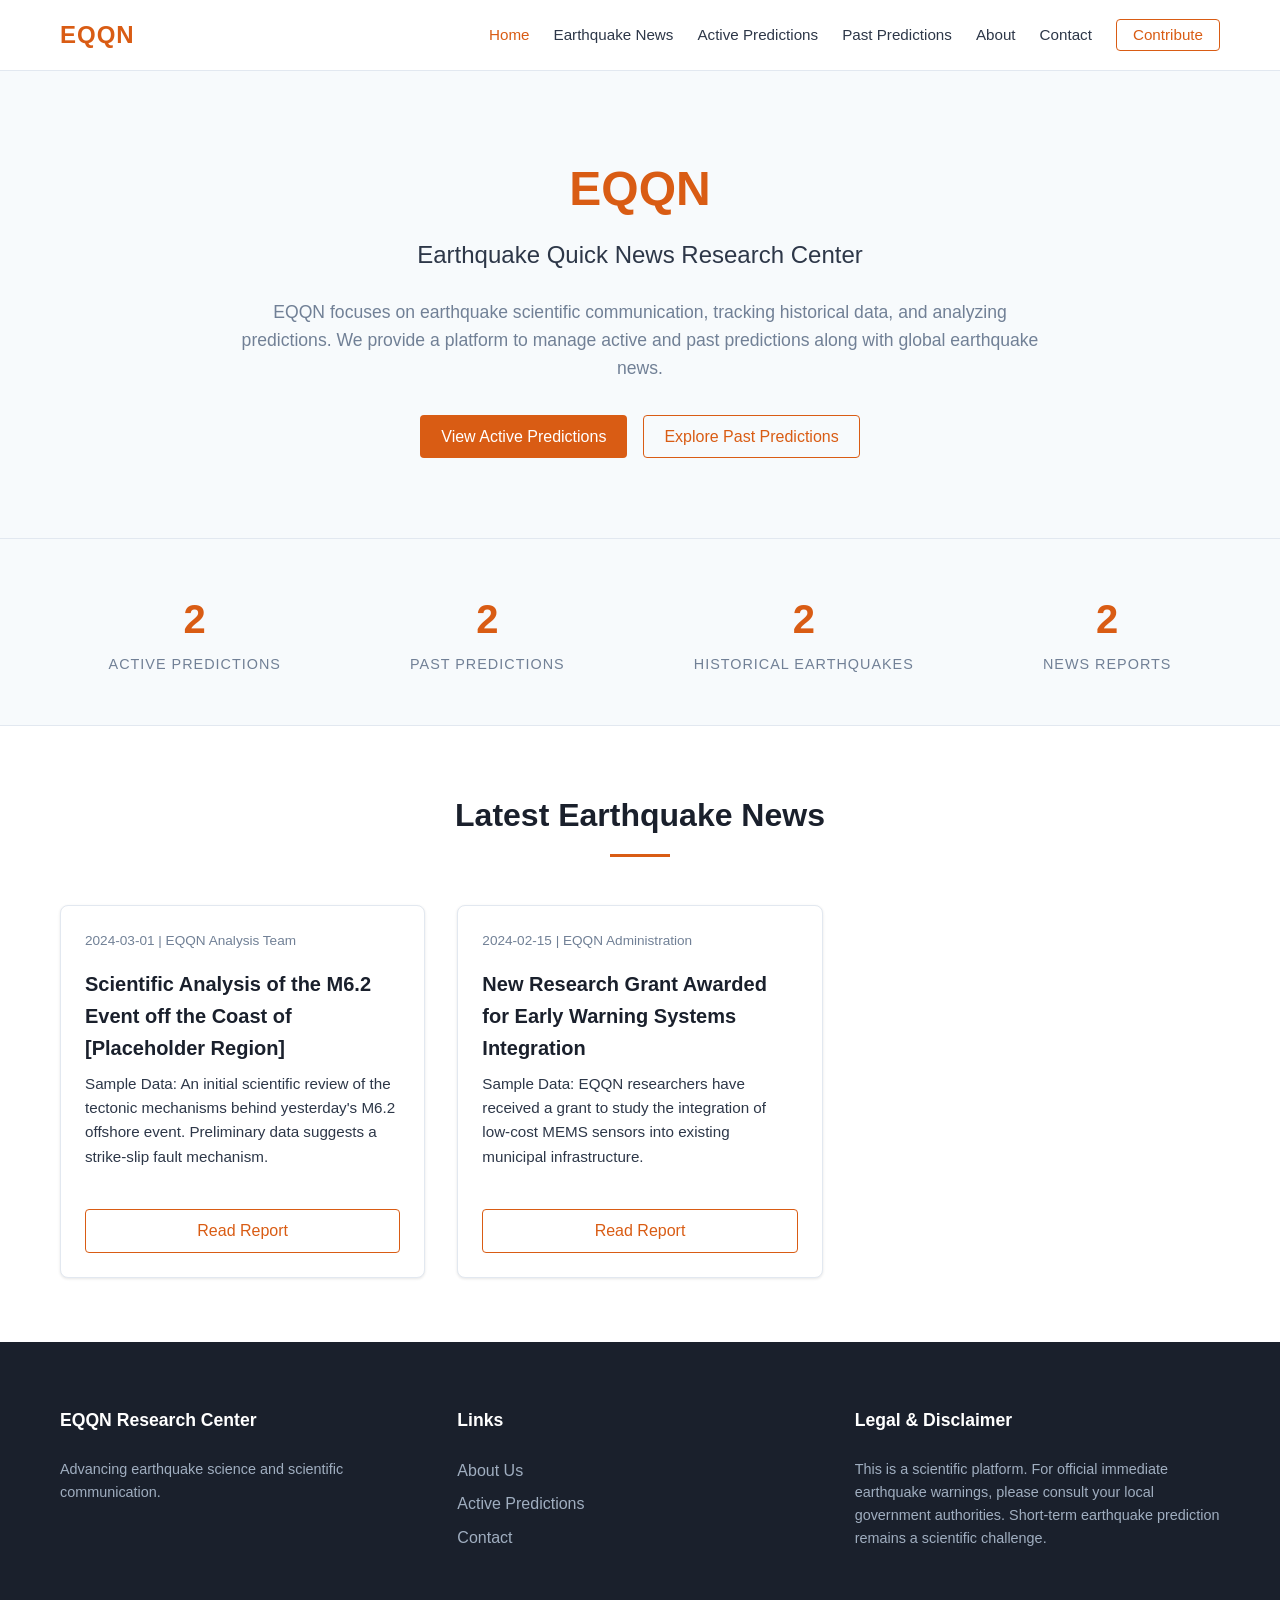
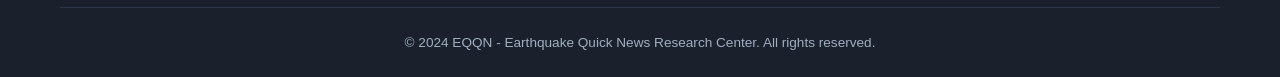
<file: index.html>
<!DOCTYPE html>
<html lang="en">
<head>
    <meta charset="UTF-8">
    <meta name="viewport" content="width=device-width, initial-scale=1.0">
    <title>EQQN | Earthquake Quick News Research Center</title>
    <meta name="description" content="EQQN is an earthquake organization tracking historical earthquake data and scientific predictions.">
    <link rel="stylesheet" href="css/style.css">
    <link rel="stylesheet" href="css/responsive.css">
</head>
<body>
    <header>
        <div class="container">
            <div class="logo">
                <a href="index.html"><strong>EQQN</strong></a>
            </div>
            <nav id="main-nav">
                <ul>
                    <li><a href="index.html" class="active">Home</a></li>
                    <li><a href="news.html">Earthquake News</a></li>
                    <li><a href="predictions.html">Active Predictions</a></li>
                    <li><a href="past-predictions.html">Past Predictions</a></li>
                    <li><a href="about.html">About</a></li>
                    <li><a href="contact.html">Contact</a></li>
                    <li><a href="contribute.html" class="btn-login" id="nav-contribute-btn">Contribute</a></li>
                </ul>
                <button class="mobile-menu-btn" id="mobile-menu-btn" aria-label="Toggle Menu">&#9776;</button>
            </nav>
        </div>
    </header>
    <main>
        <!-- Hero Section -->
        <section class="hero">
            <div class="container">
                <h1>EQQN</h1>
                <h2>Earthquake Quick News Research Center</h2>
                <p>EQQN focuses on earthquake scientific communication, tracking historical data, and analyzing predictions. We provide a platform to manage active and past predictions along with global earthquake news.</p>
                <div class="hero-buttons">
                    <a href="predictions.html" class="btn btn-primary">View Active Predictions</a>
                    <a href="past-predictions.html" class="btn btn-secondary">Explore Past Predictions</a>
                </div>
            </div>
        </section>
        <!-- Statistics Section -->
        <section class="statistics bg-light">
            <div class="container" id="stats-container">
                <!-- Injected via JS -->
                <div class="stat-box"><span class="stat-number">--</span><span class="stat-label">Active Predictions</span></div>
                <div class="stat-box"><span class="stat-number">--</span><span class="stat-label">Past Predictions</span></div>
                <div class="stat-box"><span class="stat-number">--</span><span class="stat-label">Historical Earthquakes</span></div>
                <div class="stat-box"><span class="stat-number">--</span><span class="stat-label">News Reports</span></div>
            </div>
        </section>
        <!-- Latest Earthquake News Section -->
        <section class="latest-news">
            <div class="container">
                <h3 class="section-title">Latest Earthquake News</h3>
                <div class="grid-container" id="latest-news-container">
                    <!-- Injected via JS -->
                    <p class="loading-text">Loading news...</p>
                </div>
            </div>
        </section>
    </main>
    <footer>
        <div class="container">
            <div class="footer-grid">
                <div class="footer-col">
                    <h4>EQQN Research Center</h4>
                    <p>Advancing earthquake science and scientific communication.</p>
                </div>
                <div class="footer-col">
                    <h4>Links</h4>
                    <ul>
                        <li><a href="about.html">About Us</a></li>
                        <li><a href="predictions.html">Active Predictions</a></li>
                        <li><a href="contact.html">Contact</a></li>
                    </ul>
                </div>
                <div class="footer-col">
                    <h4>Legal & Disclaimer</h4>
                    <p>This is a scientific platform. For official immediate earthquake warnings, please consult your local government authorities. Short-term earthquake prediction remains a scientific challenge.</p>
                </div>
            </div>
            <div class="footer-bottom">
                <p>&copy; 2024 EQQN - Earthquake Quick News Research Center. All rights reserved.</p>
            </div>
        </div>
    </footer>
    <script src="js/main.js"></script>
</body>
</html>
</file>
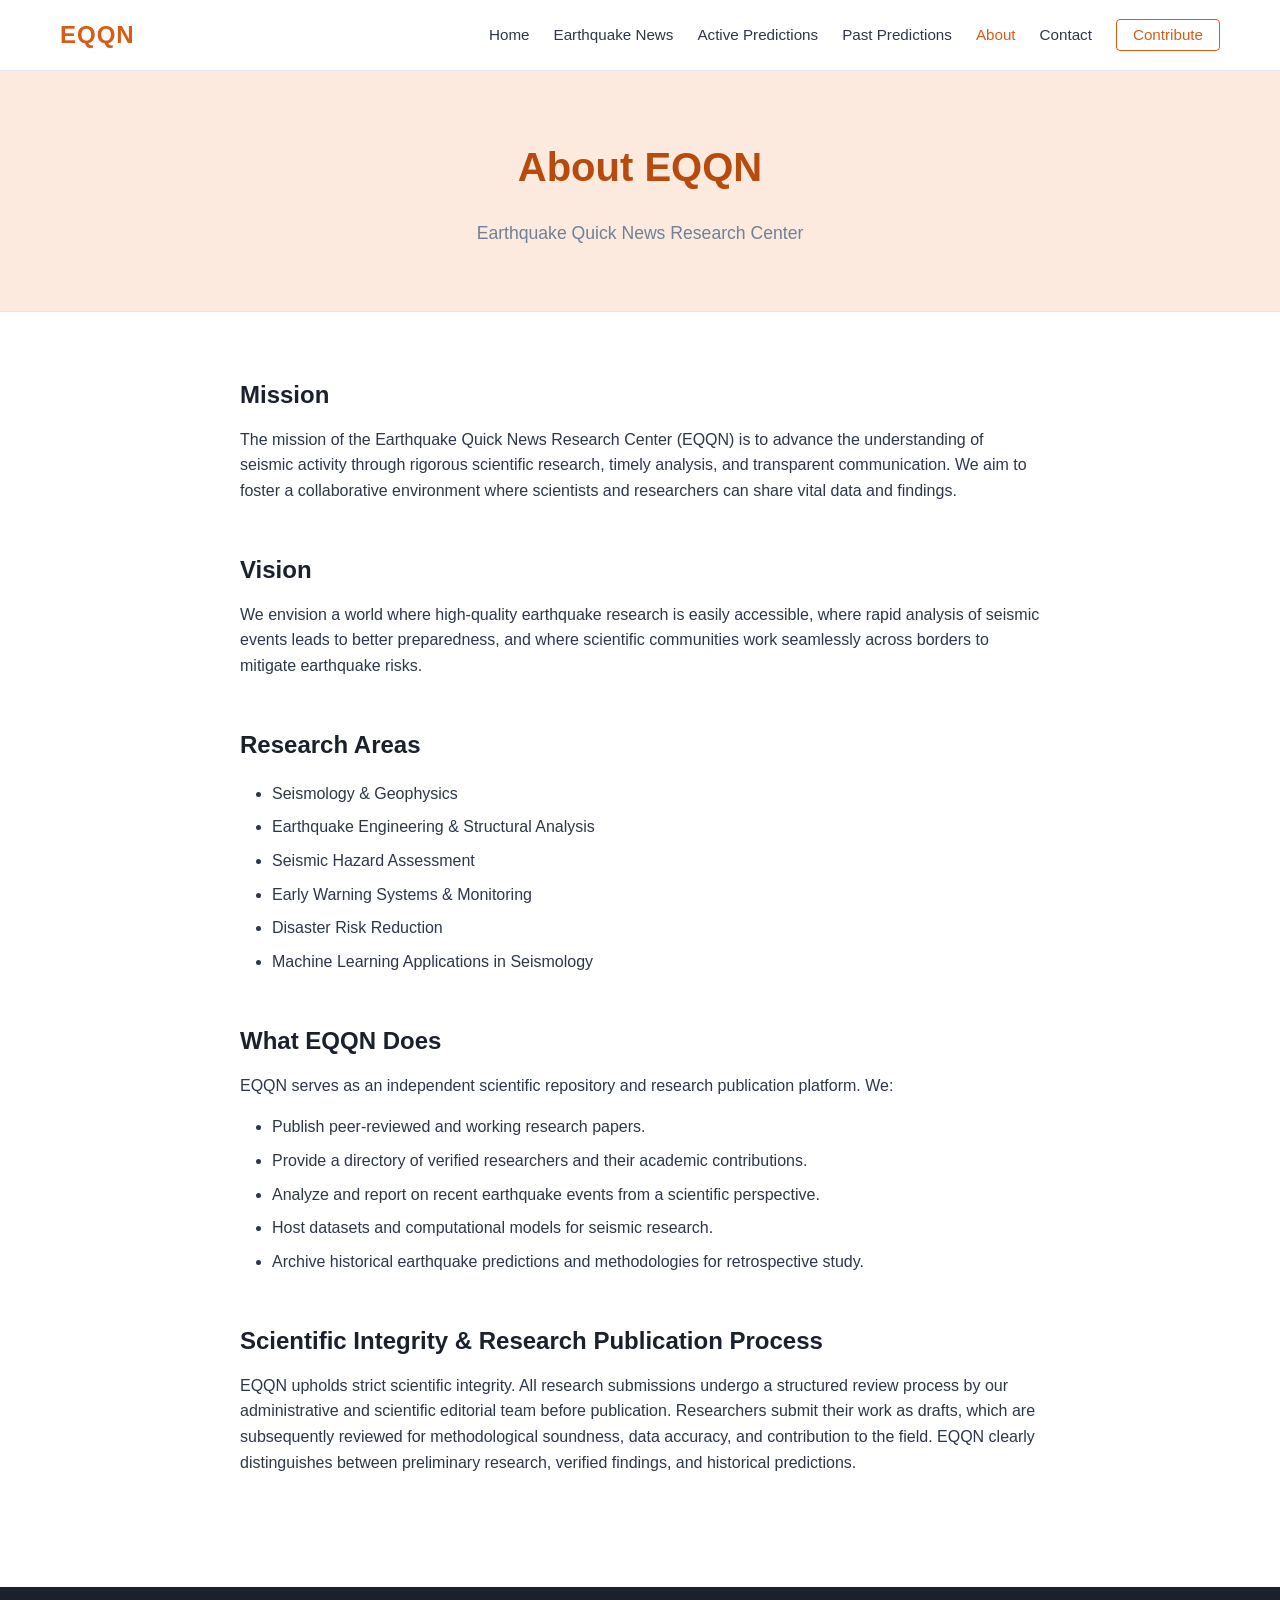
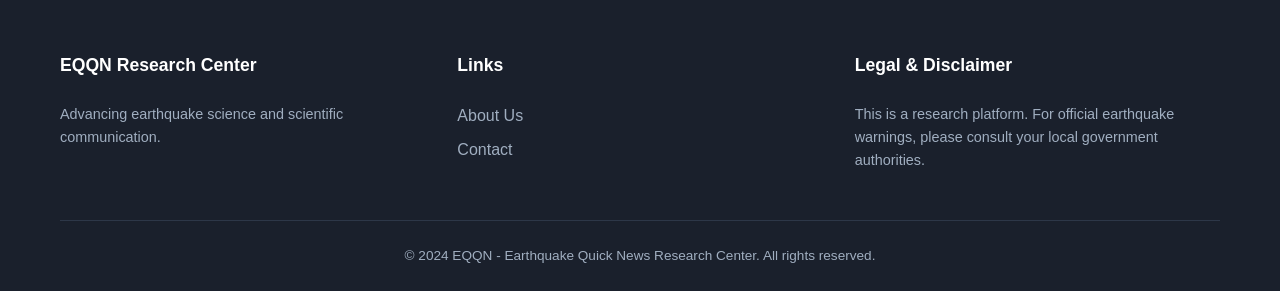
<file: about.html>
<!DOCTYPE html>
<html lang="en">
<head>
    <meta charset="UTF-8">
    <meta name="viewport" content="width=device-width, initial-scale=1.0">
    <title>About | EQQN Research Center</title>
    <meta name="description" content="Learn about the mission, vision, and scientific integrity of the EQQN Earthquake Quick News Research Center.">
    <link rel="stylesheet" href="css/style.css">
    <link rel="stylesheet" href="css/responsive.css">
</head>
<body>
    <header>
        <div class="container">
            <div class="logo">
                <a href="index.html"><strong>EQQN</strong></a>
            </div>
            <nav id="main-nav">
                <ul>
                    <li><a href="index.html">Home</a></li>
                    <li><a href="news.html">Earthquake News</a></li>
                    <li><a href="predictions.html">Active Predictions</a></li>
                    <li><a href="past-predictions.html">Past Predictions</a></li>
                    <li><a href="about.html" class="active">About</a></li>
                    <li><a href="contact.html">Contact</a></li>
                    <li><a href="contribute.html" class="btn-login" id="nav-contribute-btn">Contribute</a></li>
                </ul>
                <button class="mobile-menu-btn" id="mobile-menu-btn" aria-label="Toggle Menu">&#9776;</button>
            </nav>
        </div>
    </header>
    <main class="page-content">
        <section class="page-header">
            <div class="container">
                <h1>About EQQN</h1>
                <p>Earthquake Quick News Research Center</p>
            </div>
        </section>
        <section class="content-section">
            <div class="container">
                <div class="content-block">
                    <h2>Mission</h2>
                    <p>The mission of the Earthquake Quick News Research Center (EQQN) is to advance the understanding of seismic activity through rigorous scientific research, timely analysis, and transparent communication. We aim to foster a collaborative environment where scientists and researchers can share vital data and findings.</p>
                </div>
                <div class="content-block">
                    <h2>Vision</h2>
                    <p>We envision a world where high-quality earthquake research is easily accessible, where rapid analysis of seismic events leads to better preparedness, and where scientific communities work seamlessly across borders to mitigate earthquake risks.</p>
                </div>
                <div class="content-block">
                    <h2>Research Areas</h2>
                    <ul class="styled-list">
                        <li>Seismology & Geophysics</li>
                        <li>Earthquake Engineering & Structural Analysis</li>
                        <li>Seismic Hazard Assessment</li>
                        <li>Early Warning Systems & Monitoring</li>
                        <li>Disaster Risk Reduction</li>
                        <li>Machine Learning Applications in Seismology</li>
                    </ul>
                </div>
                <div class="content-block">
                    <h2>What EQQN Does</h2>
                    <p>EQQN serves as an independent scientific repository and research publication platform. We:</p>
                    <ul class="styled-list">
                        <li>Publish peer-reviewed and working research papers.</li>
                        <li>Provide a directory of verified researchers and their academic contributions.</li>
                        <li>Analyze and report on recent earthquake events from a scientific perspective.</li>
                        <li>Host datasets and computational models for seismic research.</li>
                        <li>Archive historical earthquake predictions and methodologies for retrospective study.</li>
                    </ul>
                </div>
                <div class="content-block">
                    <h2>Scientific Integrity & Research Publication Process</h2>
                    <p>EQQN upholds strict scientific integrity. All research submissions undergo a structured review process by our administrative and scientific editorial team before publication. Researchers submit their work as drafts, which are subsequently reviewed for methodological soundness, data accuracy, and contribution to the field. EQQN clearly distinguishes between preliminary research, verified findings, and historical predictions.</p>
                </div>
            </div>
        </section>
    </main>
    <footer>
        <div class="container">
            <div class="footer-grid">
                <div class="footer-col">
                    <h4>EQQN Research Center</h4>
                    <p>Advancing earthquake science and scientific communication.</p>
                </div>
                <div class="footer-col">
                    <h4>Links</h4>
                    <ul>
                        <li><a href="about.html">About Us</a></li>
                        <li><a href="contact.html">Contact</a></li>
                    </ul>
                </div>
                <div class="footer-col">
                    <h4>Legal & Disclaimer</h4>
                    <p>This is a research platform. For official earthquake warnings, please consult your local government authorities.</p>
                </div>
            </div>
            <div class="footer-bottom">
                <p>&copy; 2024 EQQN - Earthquake Quick News Research Center. All rights reserved.</p>
            </div>
        </div>
    </footer>
    <script src="js/main.js"></script>
</body>
</html>
</file>
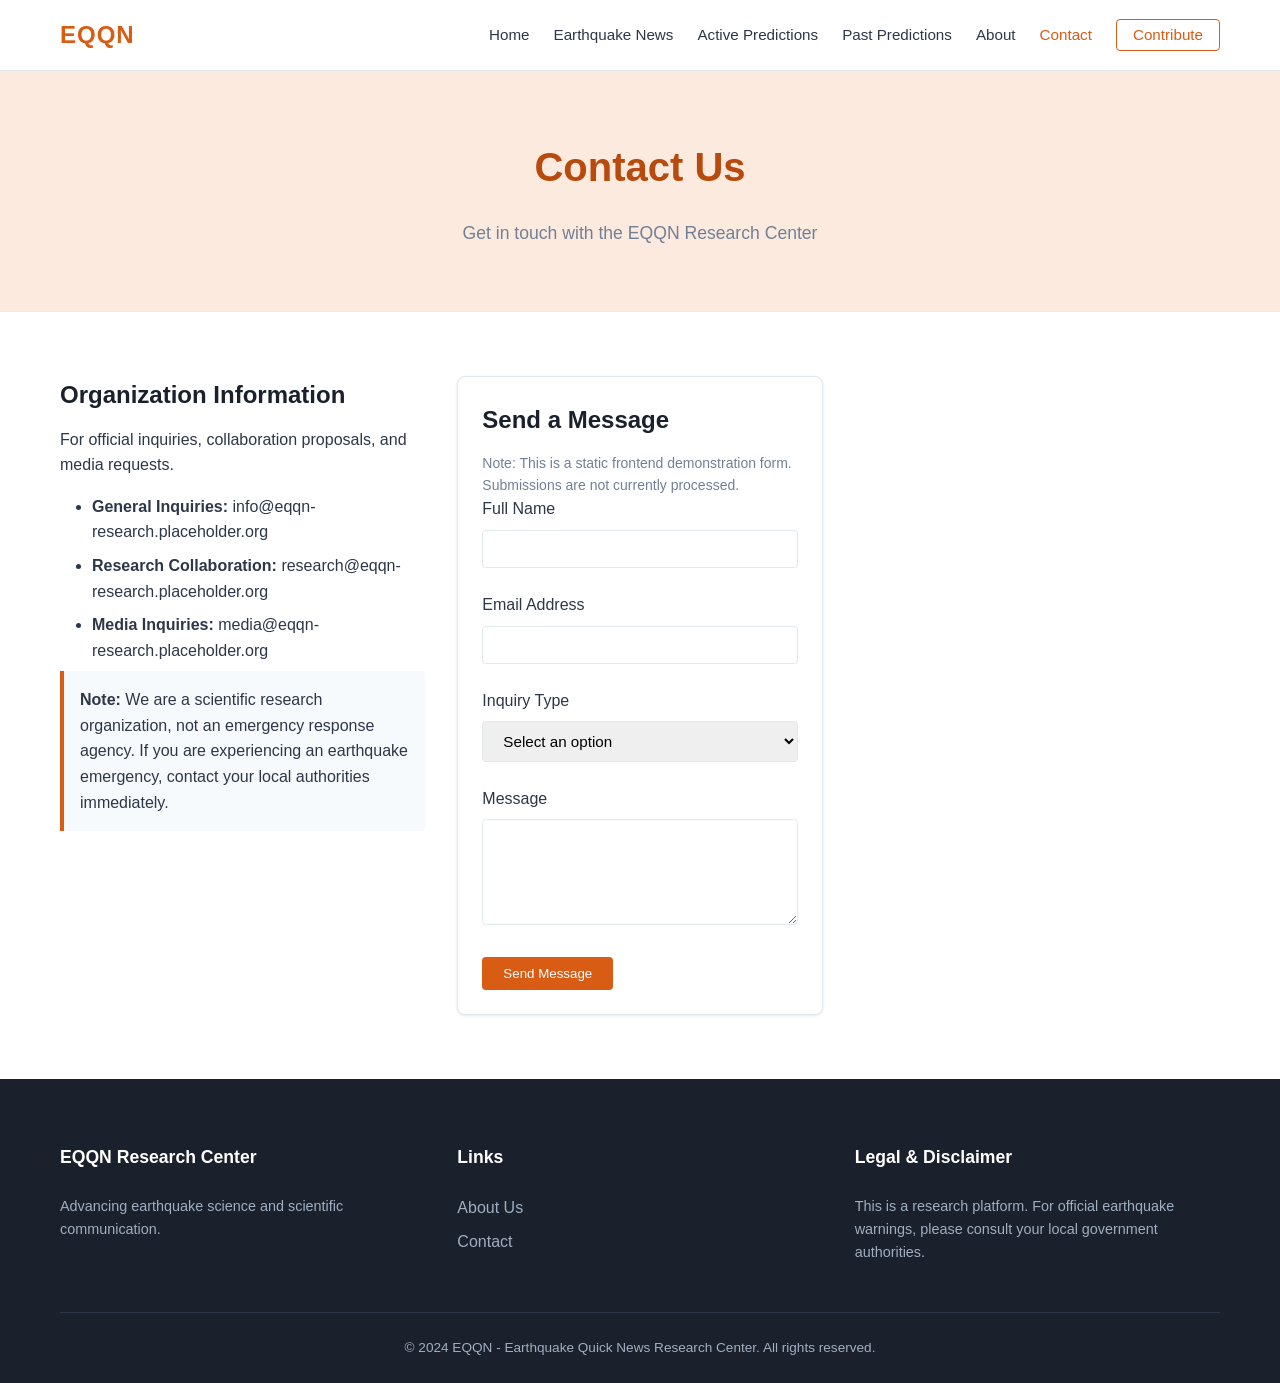
<file: contact.html>
<!DOCTYPE html>
<html lang="en">
<head>
    <meta charset="UTF-8">
    <meta name="viewport" content="width=device-width, initial-scale=1.0">
    <title>Contact | EQQN Research Center</title>
    <meta name="description" content="Contact the EQQN Research Center for scientific collaboration, media inquiries, or to join as a researcher.">
    <link rel="stylesheet" href="css/style.css">
    <link rel="stylesheet" href="css/responsive.css">
</head>
<body>
    <header>
        <div class="container">
            <div class="logo">
                <a href="index.html"><strong>EQQN</strong></a>
            </div>
            <nav id="main-nav">
                <ul>
                    <li><a href="index.html">Home</a></li>
                    <li><a href="news.html">Earthquake News</a></li>
                    <li><a href="predictions.html">Active Predictions</a></li>
                    <li><a href="past-predictions.html">Past Predictions</a></li>
                    <li><a href="about.html">About</a></li>
                    <li><a href="contact.html" class="active">Contact</a></li>
                    <li><a href="contribute.html" class="btn-login" id="nav-contribute-btn">Contribute</a></li>
                </ul>
                <button class="mobile-menu-btn" id="mobile-menu-btn" aria-label="Toggle Menu">&#9776;</button>
            </nav>
        </div>
    </header>
    <main class="page-content">
        <section class="page-header">
            <div class="container">
                <h1>Contact Us</h1>
                <p>Get in touch with the EQQN Research Center</p>
            </div>
        </section>
        <section class="content-section">
            <div class="container grid-container contact-grid">
                <div class="contact-info">
                    <h2>Organization Information</h2>
                    <p>For official inquiries, collaboration proposals, and media requests.</p>
                    <ul class="styled-list">
                        <li><strong>General Inquiries:</strong> info@eqqn-research.placeholder.org</li>
                        <li><strong>Research Collaboration:</strong> research@eqqn-research.placeholder.org</li>
                        <li><strong>Media Inquiries:</strong> media@eqqn-research.placeholder.org</li>
                    </ul>
                    <div class="disclaimer-box">
                        <p><strong>Note:</strong> We are a scientific research organization, not an emergency response agency. If you are experiencing an earthquake emergency, contact your local authorities immediately.</p>
                    </div>
                </div>
                <div class="contact-form-container card">
                    <h2>Send a Message</h2>
                    <p class="text-sm text-muted">Note: This is a static frontend demonstration form. Submissions are not currently processed.</p>
                    <form class="standard-form" onsubmit="event.preventDefault(); alert('Form submitted (Demo only)');">
                        <div class="form-group">
                            <label for="name">Full Name</label>
                            <input type="text" id="name" name="name" required>
                        </div>
                        <div class="form-group">
                            <label for="email">Email Address</label>
                            <input type="email" id="email" name="email" required>
                        </div>
                        <div class="form-group">
                            <label for="inquiry-type">Inquiry Type</label>
                            <select id="inquiry-type" name="inquiry-type" required>
                                <option value="">Select an option</option>
                                <option value="general">General Inquiry</option>
                                <option value="collaboration">Research Collaboration</option>
                                <option value="media">Media Inquiry</option>
                                <option value="researcher-application">Researcher Application</option>
                            </select>
                        </div>
                        <div class="form-group">
                            <label for="message">Message</label>
                            <textarea id="message" name="message" rows="5" required></textarea>
                        </div>
                        <button type="submit" class="btn btn-primary">Send Message</button>
                    </form>
                </div>
            </div>
        </section>
    </main>
    <footer>
        <div class="container">
            <div class="footer-grid">
                <div class="footer-col">
                    <h4>EQQN Research Center</h4>
                    <p>Advancing earthquake science and scientific communication.</p>
                </div>
                <div class="footer-col">
                    <h4>Links</h4>
                    <ul>
                        <li><a href="about.html">About Us</a></li>
                        <li><a href="contact.html">Contact</a></li>
                    </ul>
                </div>
                <div class="footer-col">
                    <h4>Legal & Disclaimer</h4>
                    <p>This is a research platform. For official earthquake warnings, please consult your local government authorities.</p>
                </div>
            </div>
            <div class="footer-bottom">
                <p>&copy; 2024 EQQN - Earthquake Quick News Research Center. All rights reserved.</p>
            </div>
        </div>
    </footer>
    <script src="js/main.js"></script>
</body>
</html>
</file>
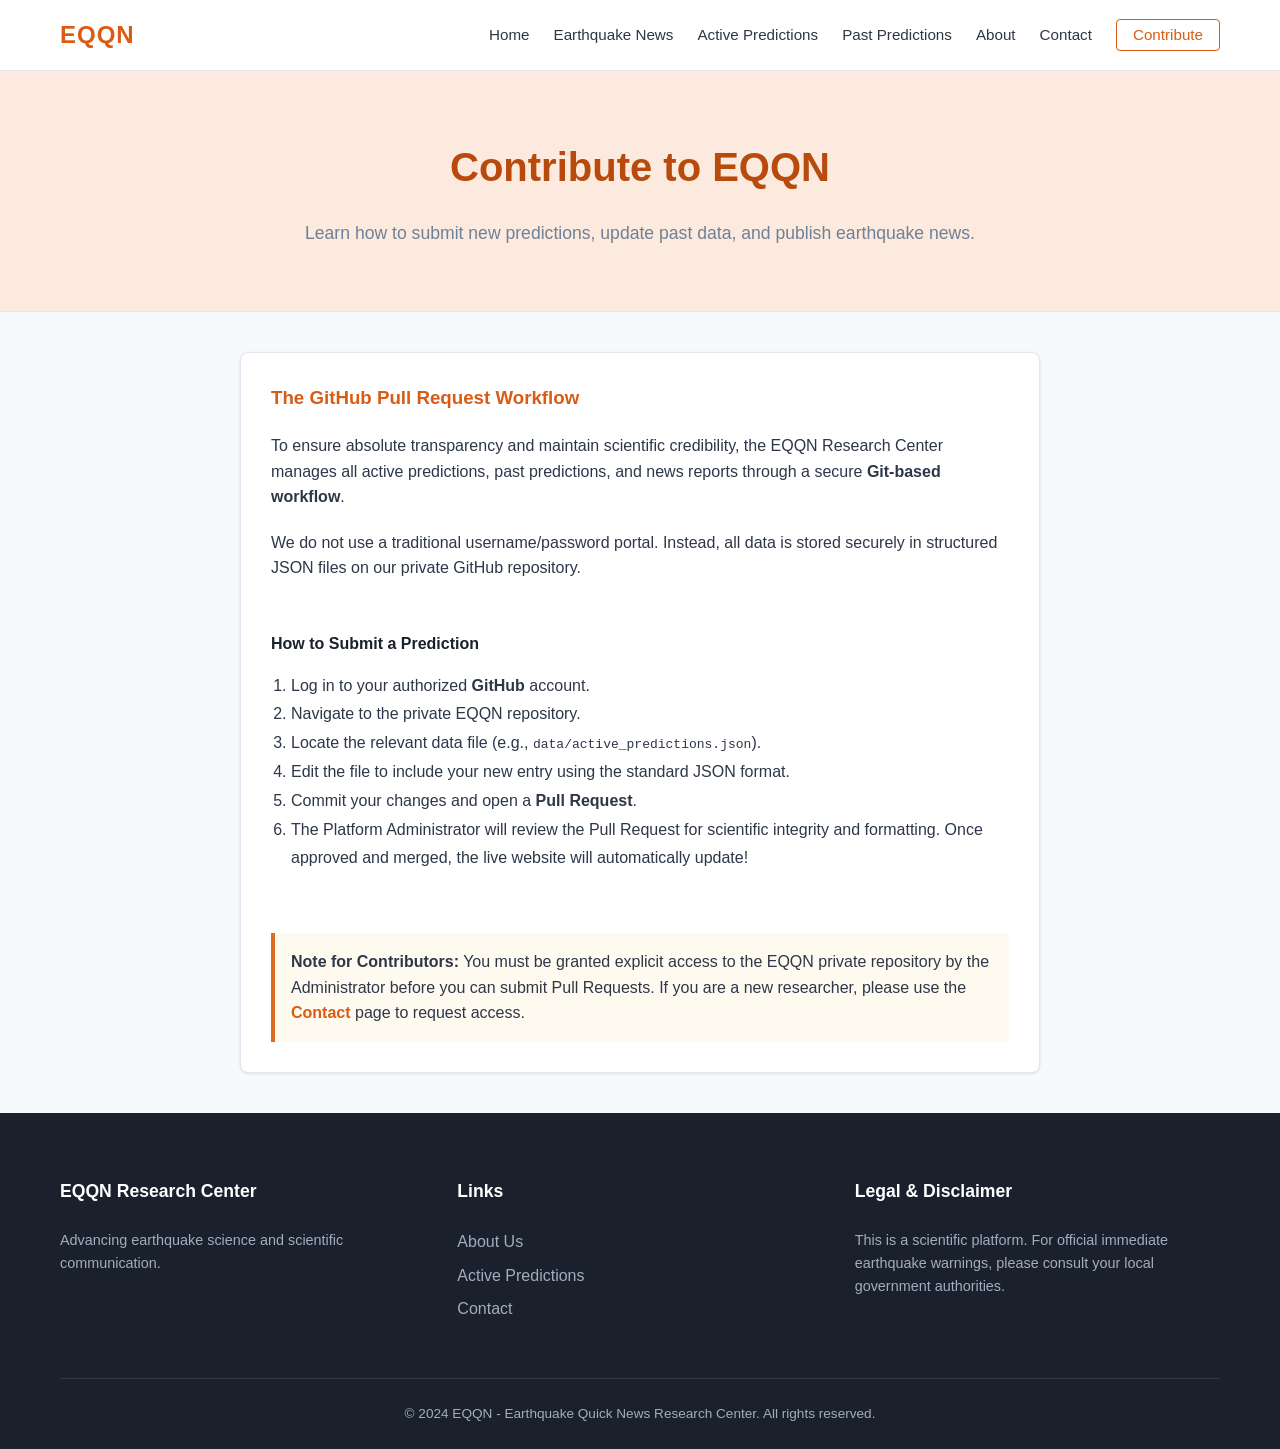
<file: contribute.html>
<!DOCTYPE html>
<html lang="en">
<head>
    <meta charset="UTF-8">
    <meta name="viewport" content="width=device-width, initial-scale=1.0">
    <title>Contribute | EQQN Research Center</title>
    <meta name="description" content="Learn how to contribute research, predictions, and news to the EQQN platform via GitHub.">
    <link rel="stylesheet" href="css/style.css">
    <link rel="stylesheet" href="css/responsive.css">
</head>
<body>
    <header>
        <div class="container">
            <div class="logo">
                <a href="index.html"><strong>EQQN</strong></a>
            </div>
            <nav id="main-nav">
                <ul>
                    <li><a href="index.html">Home</a></li>
                    <li><a href="news.html">Earthquake News</a></li>
                    <li><a href="predictions.html">Active Predictions</a></li>
                    <li><a href="past-predictions.html">Past Predictions</a></li>
                    <li><a href="about.html">About</a></li>
                    <li><a href="contact.html">Contact</a></li>
                    <li><a href="contribute.html" class="btn-login active" id="nav-login-btn">Contribute</a></li>
                </ul>
                <button class="mobile-menu-btn" id="mobile-menu-btn" aria-label="Toggle Menu">&#9776;</button>
            </nav>
        </div>
    </header>
    <main class="page-content bg-light">
        <section class="page-header">
            <div class="container">
                <h1>Contribute to EQQN</h1>
                <p>Learn how to submit new predictions, update past data, and publish earthquake news.</p>
            </div>
        </section>
        <section class="container" style="padding: 40px 0;">
            <div class="card" style="max-width: 800px; margin: 0 auto; padding: 30px;">
                <h3 style="color: var(--primary-color); margin-bottom: 20px;">The GitHub Pull Request Workflow</h3>
                <p style="margin-bottom: 20px;">
                    To ensure absolute transparency and maintain scientific credibility, the EQQN Research Center manages all active predictions, past predictions, and news reports through a secure <strong>Git-based workflow</strong>.
                </p>
                <p style="margin-bottom: 20px;">
                    We do not use a traditional username/password portal. Instead, all data is stored securely in structured JSON files on our private GitHub repository.
                </p>
                <h4 style="margin-top: 30px; margin-bottom: 15px;">How to Submit a Prediction</h4>
                <ol style="line-height: 1.8; margin-left: 20px; margin-bottom: 30px;">
                    <li>Log in to your authorized <strong>GitHub</strong> account.</li>
                    <li>Navigate to the private EQQN repository.</li>
                    <li>Locate the relevant data file (e.g., <code>data/active_predictions.json</code>).</li>
                    <li>Edit the file to include your new entry using the standard JSON format.</li>
                    <li>Commit your changes and open a <strong>Pull Request</strong>.</li>
                    <li>The Platform Administrator will review the Pull Request for scientific integrity and formatting. Once approved and merged, the live website will automatically update!</li>
                </ol>
                <div class="disclaimer-box warning-box" style="margin-top: 30px;">
                    <p><strong>Note for Contributors:</strong> You must be granted explicit access to the EQQN private repository by the Administrator before you can submit Pull Requests. If you are a new researcher, please use the <a href="contact.html" style="color: var(--primary-color); font-weight: bold;">Contact</a> page to request access.</p>
                </div>
            </div>
        </section>
    </main>
    <footer>
        <div class="container">
            <div class="footer-grid">
                <div class="footer-col">
                    <h4>EQQN Research Center</h4>
                    <p>Advancing earthquake science and scientific communication.</p>
                </div>
                <div class="footer-col">
                    <h4>Links</h4>
                    <ul>
                        <li><a href="about.html">About Us</a></li>
                        <li><a href="predictions.html">Active Predictions</a></li>
                        <li><a href="contact.html">Contact</a></li>
                    </ul>
                </div>
                <div class="footer-col">
                    <h4>Legal & Disclaimer</h4>
                    <p>This is a scientific platform. For official immediate earthquake warnings, please consult your local government authorities.</p>
                </div>
            </div>
            <div class="footer-bottom">
                <p>&copy; 2024 EQQN - Earthquake Quick News Research Center. All rights reserved.</p>
            </div>
        </div>
    </footer>
    <script src="js/main.js"></script>
</body>
</html>
</file>
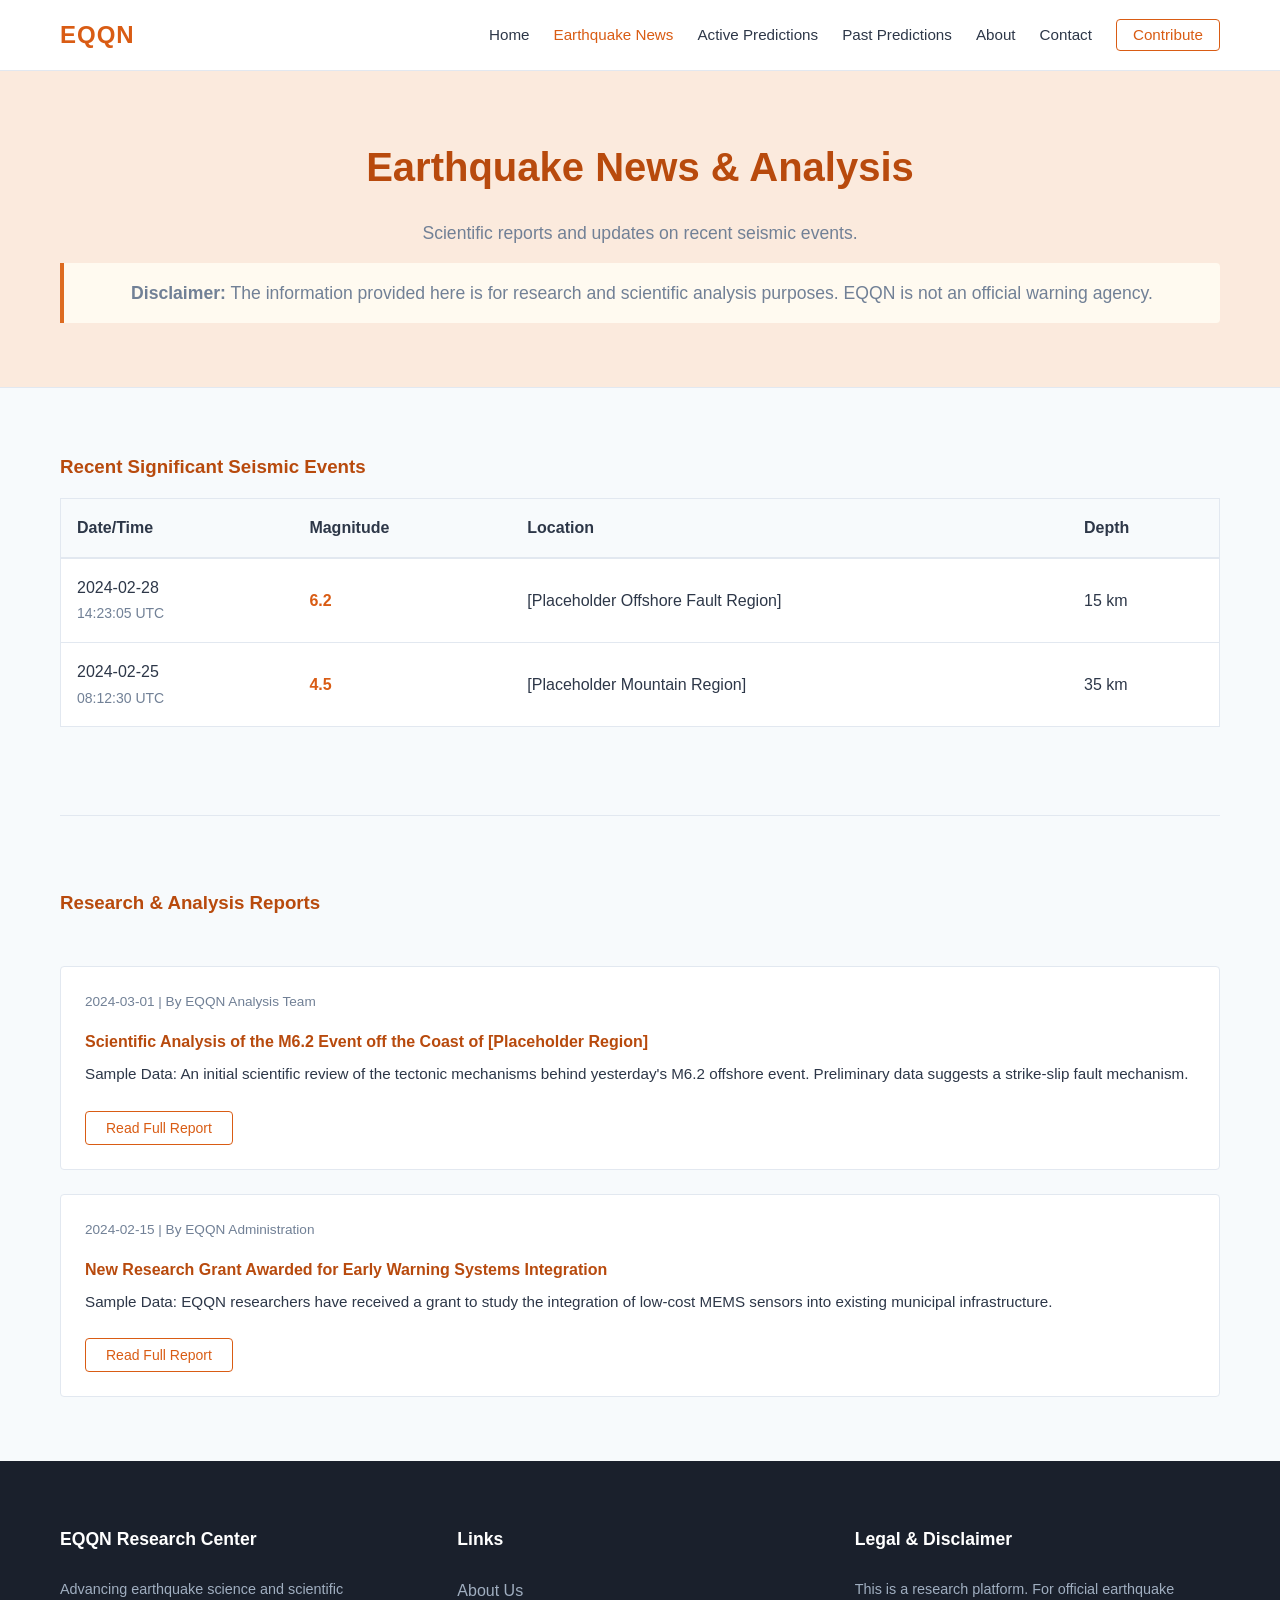
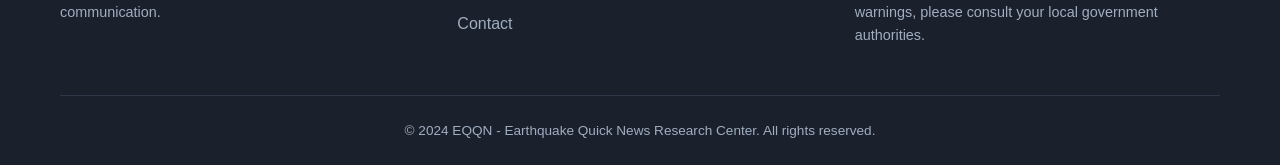
<file: news.html>
<!DOCTYPE html>
<html lang="en">
<head>
    <meta charset="UTF-8">
    <meta name="viewport" content="width=device-width, initial-scale=1.0">
    <title>Earthquake News | EQQN Research Center</title>
    <meta name="description" content="Read the latest earthquake news, scientific analyses, and reports from the EQQN Research Center.">
    <link rel="stylesheet" href="css/style.css">
    <link rel="stylesheet" href="css/responsive.css">
</head>
<body>
    <header>
        <div class="container">
            <div class="logo">
                <a href="index.html"><strong>EQQN</strong></a>
            </div>
            <nav id="main-nav">
                <ul>
                    <li><a href="index.html">Home</a></li>
                    <li><a href="news.html" class="active">Earthquake News</a></li>
                    <li><a href="predictions.html">Active Predictions</a></li>
                    <li><a href="past-predictions.html">Past Predictions</a></li>
                    <li><a href="about.html">About</a></li>
                    <li><a href="contact.html">Contact</a></li>
                    <li><a href="contribute.html" class="btn-login" id="nav-contribute-btn">Contribute</a></li>
                </ul>
                <button class="mobile-menu-btn" id="mobile-menu-btn" aria-label="Toggle Menu">&#9776;</button>
            </nav>
        </div>
    </header>
    <main class="page-content bg-light">
        <section class="page-header">
            <div class="container">
                <h1>Earthquake News & Analysis</h1>
                <p>Scientific reports and updates on recent seismic events.</p>
                <div class="disclaimer-box warning-box mt-3">
                    <p><strong>Disclaimer:</strong> The information provided here is for research and scientific analysis purposes. EQQN is not an official warning agency.</p>
                </div>
            </div>
        </section>
        <section class="directory-section">
            <div class="container">
                <div class="list-container" id="news-container">
                    <!-- Injected via JS -->
                    <p class="loading-text">Loading news...</p>
                </div>
            </div>
        </section>
    </main>
    <footer>
        <div class="container">
            <div class="footer-grid">
                <div class="footer-col">
                    <h4>EQQN Research Center</h4>
                    <p>Advancing earthquake science and scientific communication.</p>
                </div>
                <div class="footer-col">
                    <h4>Links</h4>
                    <ul>
                        <li><a href="about.html">About Us</a></li>
                        <li><a href="contact.html">Contact</a></li>
                    </ul>
                </div>
                <div class="footer-col">
                    <h4>Legal & Disclaimer</h4>
                    <p>This is a research platform. For official earthquake warnings, please consult your local government authorities.</p>
                </div>
            </div>
            <div class="footer-bottom">
                <p>&copy; 2024 EQQN - Earthquake Quick News Research Center. All rights reserved.</p>
            </div>
        </div>
    </footer>
    <script src="js/main.js"></script>
    <script src="js/news.js"></script>
</body>
</html>
</file>
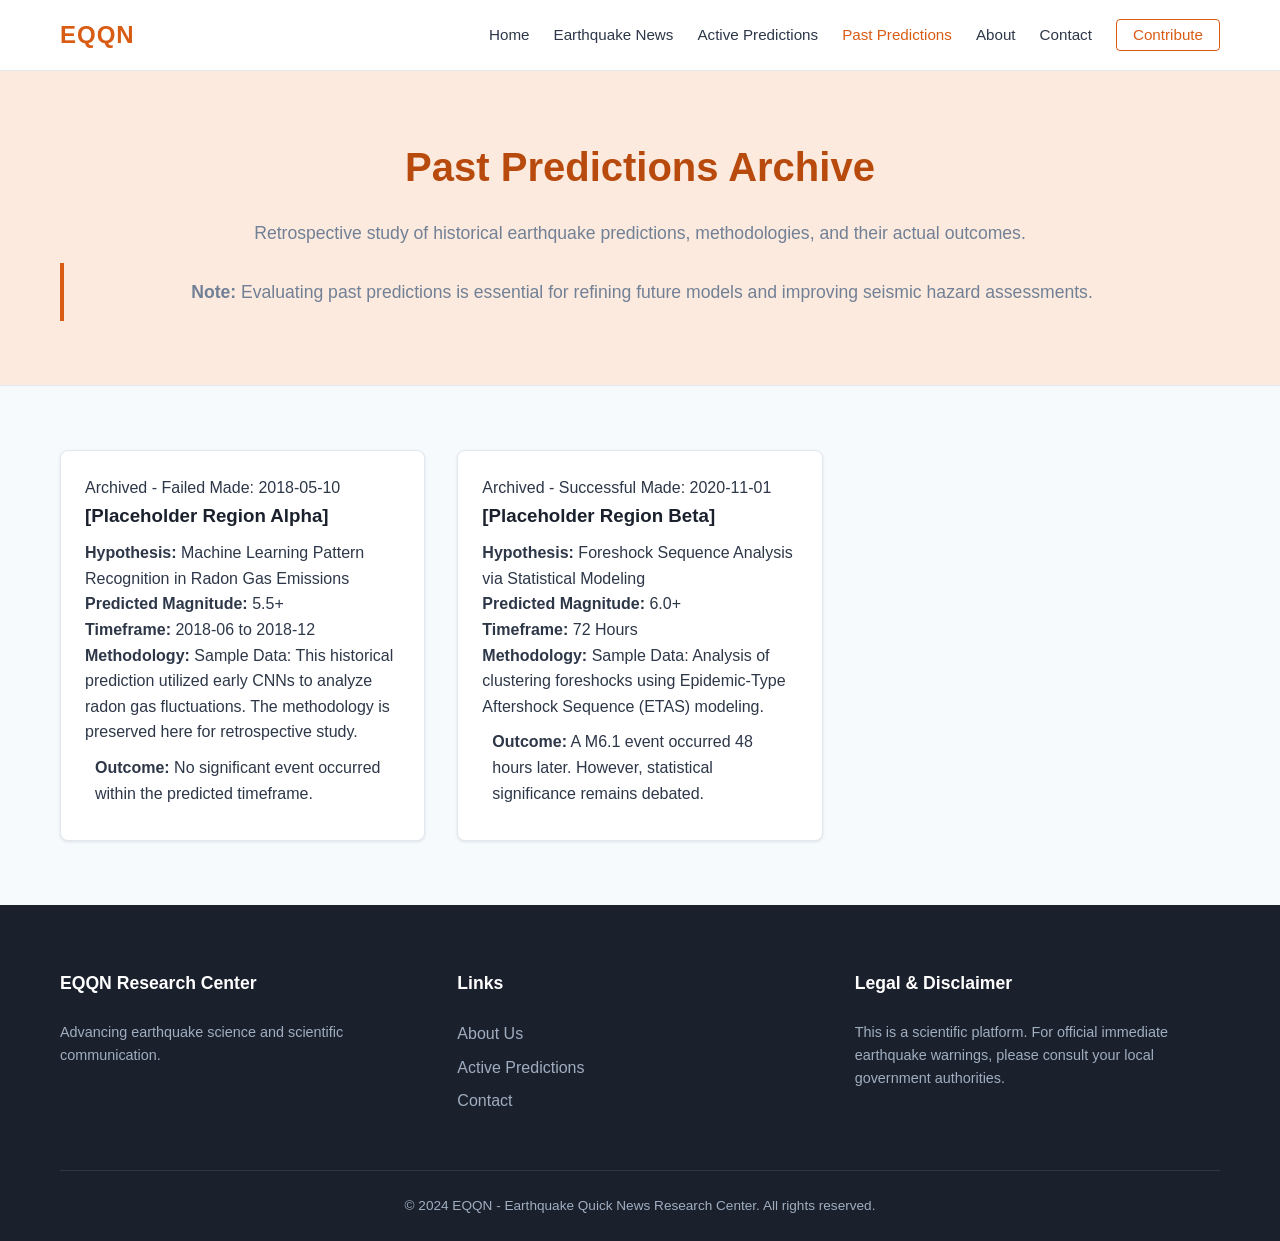
<file: past-predictions.html>
<!DOCTYPE html>
<html lang="en">
<head>
    <meta charset="UTF-8">
    <meta name="viewport" content="width=device-width, initial-scale=1.0">
    <title>Past Predictions | EQQN Research Center</title>
    <meta name="description" content="Archive of past earthquake predictions and their outcomes at the EQQN Research Center.">
    <link rel="stylesheet" href="css/style.css">
    <link rel="stylesheet" href="css/responsive.css">
</head>
<body>
    <header>
        <div class="container">
            <div class="logo">
                <a href="index.html"><strong>EQQN</strong></a>
            </div>
            <nav id="main-nav">
                <ul>
                    <li><a href="index.html">Home</a></li>
                    <li><a href="news.html">Earthquake News</a></li>
                    <li><a href="predictions.html">Active Predictions</a></li>
                    <li><a href="past-predictions.html" class="active">Past Predictions</a></li>
                    <li><a href="about.html">About</a></li>
                    <li><a href="contact.html">Contact</a></li>
                    <li><a href="contribute.html" class="btn-login" id="nav-contribute-btn">Contribute</a></li>
                </ul>
                <button class="mobile-menu-btn" id="mobile-menu-btn" aria-label="Toggle Menu">&#9776;</button>
            </nav>
        </div>
    </header>
    <main class="page-content bg-light">
        <section class="page-header">
            <div class="container">
                <h1>Past Predictions Archive</h1>
                <p>Retrospective study of historical earthquake predictions, methodologies, and their actual outcomes.</p>
                <div class="disclaimer-box mt-3" style="background-color: var(--light-color); padding: 15px; border-left: 4px solid var(--primary-color);">
                    <p><strong>Note:</strong> Evaluating past predictions is essential for refining future models and improving seismic hazard assessments.</p>
                </div>
            </div>
        </section>
        <section class="directory-section">
            <div class="container">
                <div class="grid-container" id="past-predictions-container">
                    <!-- Injected via JS -->
                    <p class="loading-text">Loading historical data...</p>
                </div>
            </div>
        </section>
    </main>
    <footer>
        <div class="container">
            <div class="footer-grid">
                <div class="footer-col">
                    <h4>EQQN Research Center</h4>
                    <p>Advancing earthquake science and scientific communication.</p>
                </div>
                <div class="footer-col">
                    <h4>Links</h4>
                    <ul>
                        <li><a href="about.html">About Us</a></li>
                        <li><a href="predictions.html">Active Predictions</a></li>
                        <li><a href="contact.html">Contact</a></li>
                    </ul>
                </div>
                <div class="footer-col">
                    <h4>Legal & Disclaimer</h4>
                    <p>This is a scientific platform. For official immediate earthquake warnings, please consult your local government authorities.</p>
                </div>
            </div>
            <div class="footer-bottom">
                <p>&copy; 2024 EQQN - Earthquake Quick News Research Center. All rights reserved.</p>
            </div>
        </div>
    </footer>
    <script src="js/main.js"></script>
    <script src="js/past-predictions.js"></script>
</body>
</html>
</file>
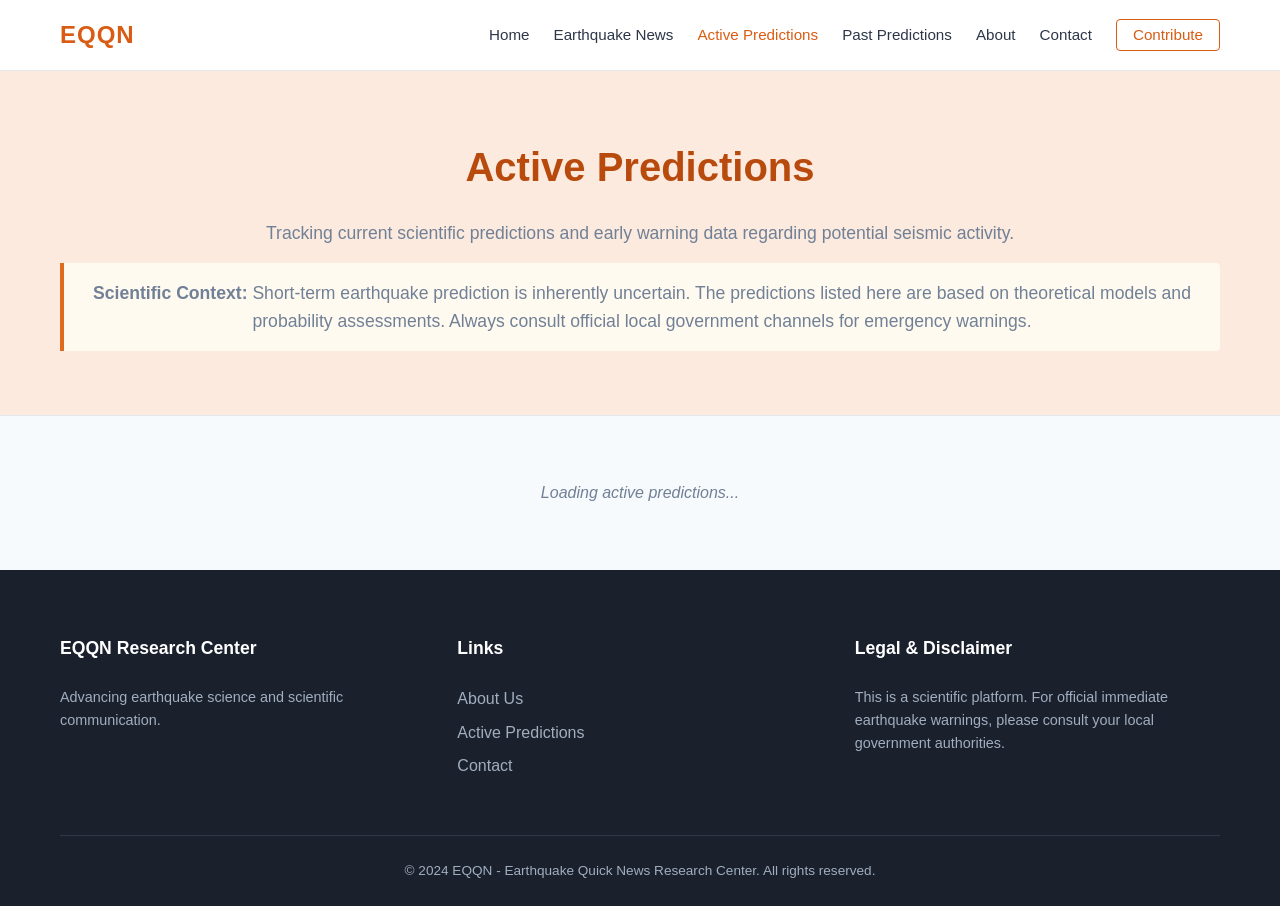
<file: predictions.html>
<!DOCTYPE html>
<html lang="en">
<head>
    <meta charset="UTF-8">
    <meta name="viewport" content="width=device-width, initial-scale=1.0">
    <title>Active Predictions | EQQN Research Center</title>
    <meta name="description" content="Active earthquake predictions and early warning data at the EQQN Research Center.">
    <link rel="stylesheet" href="css/style.css">
    <link rel="stylesheet" href="css/responsive.css">
</head>
<body>
    <header>
        <div class="container">
            <div class="logo">
                <a href="index.html"><strong>EQQN</strong></a>
            </div>
            <nav id="main-nav">
                <ul>
                    <li><a href="index.html">Home</a></li>
                    <li><a href="news.html">Earthquake News</a></li>
                    <li><a href="predictions.html" class="active">Active Predictions</a></li>
                    <li><a href="past-predictions.html">Past Predictions</a></li>
                    <li><a href="about.html">About</a></li>
                    <li><a href="contact.html">Contact</a></li>
                    <li><a href="contribute.html" class="btn-login" id="nav-contribute-btn">Contribute</a></li>
                </ul>
                <button class="mobile-menu-btn" id="mobile-menu-btn" aria-label="Toggle Menu">&#9776;</button>
            </nav>
        </div>
    </header>
    <main class="page-content bg-light">
        <section class="page-header">
            <div class="container">
                <h1>Active Predictions</h1>
                <p>Tracking current scientific predictions and early warning data regarding potential seismic activity.</p>
                <div class="disclaimer-box warning-box mt-3">
                    <p><strong>Scientific Context:</strong> Short-term earthquake prediction is inherently uncertain. The predictions listed here are based on theoretical models and probability assessments. Always consult official local government channels for emergency warnings.</p>
                </div>
            </div>
        </section>
        <section class="directory-section">
            <div class="container">
                <div class="grid-container" id="active-predictions-container">
                    <!-- Injected via JS -->
                    <p class="loading-text">Loading active predictions...</p>
                </div>
            </div>
        </section>
    </main>
    <footer>
        <div class="container">
            <div class="footer-grid">
                <div class="footer-col">
                    <h4>EQQN Research Center</h4>
                    <p>Advancing earthquake science and scientific communication.</p>
                </div>
                <div class="footer-col">
                    <h4>Links</h4>
                    <ul>
                        <li><a href="about.html">About Us</a></li>
                        <li><a href="predictions.html">Active Predictions</a></li>
                        <li><a href="contact.html">Contact</a></li>
                    </ul>
                </div>
                <div class="footer-col">
                    <h4>Legal & Disclaimer</h4>
                    <p>This is a scientific platform. For official immediate earthquake warnings, please consult your local government authorities.</p>
                </div>
            </div>
            <div class="footer-bottom">
                <p>&copy; 2024 EQQN - Earthquake Quick News Research Center. All rights reserved.</p>
            </div>
        </div>
    </footer>
    <script src="js/main.js"></script>
    <script src="js/predictions.js"></script>
</body>
</html>
</file>
<file: css/style.css>
/*
  EQQN Research Center
  Main Stylesheet
*/

:root {
    /* Brand Colors - Professional scientific orange theme */
    --primary-color: #d95c14;
    --primary-dark: #b84a0d;
    --primary-light: #fbeadd;

    /* Neutrals */
    --text-main: #2d3748;
    --text-muted: #718096;
    --bg-main: #ffffff;
    --bg-light: #f7fafc;
    --bg-dark: #1a202c;
    --border-color: #e2e8f0;

    /* Functional */
    --success: #38a169;
    --warning: #dd6b20;
    --danger: #e53e3e;
    --info: #3182ce;

    /* Typography */
    --font-sans: 'Segoe UI', Roboto, Helvetica, Arial, sans-serif;
    --font-serif: 'Georgia', 'Times New Roman', serif;

    /* UI */
    --radius-sm: 4px;
    --radius-md: 8px;
    --shadow-sm: 0 1px 3px rgba(0,0,0,0.1);
    --shadow-md: 0 4px 6px rgba(0,0,0,0.05);
    --transition: all 0.2s ease;
}

* {
    box-sizing: border-box;
    margin: 0;
    padding: 0;
}

body {
    font-family: var(--font-sans);
    color: var(--text-main);
    line-height: 1.6;
    background-color: var(--bg-main);
}

h1, h2, h3, h4, h5, h6 {
    color: var(--bg-dark);
    margin-bottom: 0.5em;
    font-weight: 600;
}

a {
    color: var(--primary-color);
    text-decoration: none;
    transition: var(--transition);
}

a:hover {
    color: var(--primary-dark);
}

/* Layout Utilities */
.container {
    max-width: 1200px;
    margin: 0 auto;
    padding: 0 20px;
}

.text-center { text-align: center; }
.text-sm { font-size: 0.875rem; }
.text-muted { color: var(--text-muted); }
.mb-3 { margin-bottom: 1rem; }
.mt-3 { margin-top: 1rem; }
.bg-light { background-color: var(--bg-light); }
.bg-accent { background-color: var(--primary-color); color: white; }
.bg-accent h3, .bg-accent p { color: white; }

/* Buttons */
.btn {
    display: inline-block;
    padding: 0.5rem 1.25rem;
    border-radius: var(--radius-sm);
    font-weight: 500;
    cursor: pointer;
    text-align: center;
    transition: var(--transition);
    border: 1px solid transparent;
}

.btn-primary {
    background-color: var(--primary-color);
    color: white;
}

.btn-primary:hover {
    background-color: var(--primary-dark);
    color: white;
}

.btn-secondary {
    background-color: transparent;
    color: var(--primary-color);
    border-color: var(--primary-color);
}

.btn-secondary:hover {
    background-color: var(--primary-light);
}

.w-100 { width: 100%; }

/* Header & Navigation */
header {
    background-color: white;
    border-bottom: 1px solid var(--border-color);
    position: sticky;
    top: 0;
    z-index: 1000;
}

header .container {
    display: flex;
    justify-content: space-between;
    align-items: center;
    height: 70px;
}

.logo a {
    font-size: 1.5rem;
    color: var(--primary-color);
    letter-spacing: 1px;
}

nav ul {
    list-style: none;
    display: flex;
    align-items: center;
    gap: 1.5rem;
}

nav a {
    color: var(--text-main);
    font-weight: 500;
    font-size: 0.95rem;
}

nav a:hover, nav a.active {
    color: var(--primary-color);
}

.btn-login {
    border: 1px solid var(--primary-color);
    padding: 0.4rem 1rem;
    border-radius: var(--radius-sm);
    color: var(--primary-color);
}

.btn-login:hover {
    background-color: var(--primary-color);
    color: white;
}

.mobile-menu-btn {
    display: none;
    background: none;
    border: none;
    font-size: 1.5rem;
    cursor: pointer;
    color: var(--text-main);
}

/* Hero Section */
.hero {
    padding: 5rem 0;
    text-align: center;
    background-color: var(--bg-light);
    border-bottom: 1px solid var(--border-color);
}

.hero h1 {
    font-size: 3rem;
    color: var(--primary-color);
    margin-bottom: 0.5rem;
}

.hero h2 {
    font-size: 1.5rem;
    color: var(--text-main);
    margin-bottom: 1.5rem;
    font-weight: 400;
}

.hero p {
    max-width: 800px;
    margin: 0 auto 2rem;
    font-size: 1.1rem;
    color: var(--text-muted);
}

.hero-buttons {
    display: flex;
    justify-content: center;
    gap: 1rem;
}

/* Sections General */
section {
    padding: 4rem 0;
}

.section-title {
    text-align: center;
    font-size: 2rem;
    margin-bottom: 3rem;
    position: relative;
    padding-bottom: 1rem;
}

.section-title::after {
    content: '';
    position: absolute;
    bottom: 0;
    left: 50%;
    transform: translateX(-50%);
    width: 60px;
    height: 3px;
    background-color: var(--primary-color);
}

/* Grid System */
.grid-container {
    display: grid;
    grid-template-columns: repeat(auto-fill, minmax(300px, 1fr));
    gap: 2rem;
}

/* Cards */
.card {
    background: white;
    border-radius: var(--radius-md);
    border: 1px solid var(--border-color);
    padding: 1.5rem;
    box-shadow: var(--shadow-sm);
    transition: var(--transition);
    display: flex;
    flex-direction: column;
}

.card:hover {
    box-shadow: var(--shadow-md);
    transform: translateY(-2px);
}

.card-title {
    font-size: 1.25rem;
    margin-bottom: 0.5rem;
}

.card-meta {
    font-size: 0.85rem;
    color: var(--text-muted);
    margin-bottom: 1rem;
}

.card-desc {
    font-size: 0.95rem;
    margin-bottom: 1.5rem;
    flex-grow: 1;
}

.tag {
    display: inline-block;
    padding: 0.2rem 0.6rem;
    background-color: var(--primary-light);
    color: var(--primary-dark);
    border-radius: 12px;
    font-size: 0.75rem;
    font-weight: 600;
    margin-right: 0.5rem;
    margin-bottom: 0.5rem;
}

/* Statistics */
.statistics {
    padding: 3rem 0;
    border-bottom: 1px solid var(--border-color);
}

.statistics .container {
    display: flex;
    justify-content: space-around;
    flex-wrap: wrap;
    gap: 2rem;
}

.stat-box {
    text-align: center;
}

.stat-number {
    display: block;
    font-size: 2.5rem;
    font-weight: 700;
    color: var(--primary-color);
}

.stat-label {
    font-size: 0.9rem;
    color: var(--text-muted);
    text-transform: uppercase;
    letter-spacing: 1px;
}

/* Footer */
footer {
    background-color: var(--bg-dark);
    color: white;
    padding: 4rem 0 0;
}

.footer-grid {
    display: grid;
    grid-template-columns: repeat(auto-fit, minmax(250px, 1fr));
    gap: 2rem;
    margin-bottom: 3rem;
}

.footer-col h4 {
    color: white;
    margin-bottom: 1.5rem;
    font-size: 1.1rem;
}

.footer-col p {
    color: #a0aec0;
    font-size: 0.9rem;
}

.footer-col ul {
    list-style: none;
}

.footer-col ul li {
    margin-bottom: 0.5rem;
}

.footer-col a {
    color: #a0aec0;
}

.footer-col a:hover {
    color: var(--primary-color);
}

.footer-bottom {
    border-top: 1px solid #2d3748;
    padding: 1.5rem 0;
    text-align: center;
    color: #a0aec0;
    font-size: 0.85rem;
}

/* Pages generic styles */
.page-header {
    background-color: var(--primary-light);
    padding: 4rem 0;
    text-align: center;
    border-bottom: 1px solid var(--border-color);
}

.page-header h1 {
    font-size: 2.5rem;
    color: var(--primary-dark);
}

.page-header p {
    color: var(--text-muted);
    font-size: 1.1rem;
}

.content-section {
    padding: 4rem 0;
}

.content-block {
    max-width: 800px;
    margin: 0 auto 3rem;
}

.styled-list {
    list-style-type: disc;
    margin-left: 2rem;
    margin-top: 1rem;
}

.styled-list li {
    margin-bottom: 0.5rem;
}

/* Forms & Filters */
.filter-controls {
    display: flex;
    gap: 1rem;
    margin-bottom: 2rem;
    flex-wrap: wrap;
}

.filter-controls input,
.filter-controls select,
.standard-form input,
.standard-form select,
.standard-form textarea {
    padding: 0.6rem 1rem;
    border: 1px solid var(--border-color);
    border-radius: var(--radius-sm);
    font-family: inherit;
    font-size: 0.95rem;
}

.filter-controls input {
    flex-grow: 1;
    min-width: 250px;
}

.standard-form .form-group {
    margin-bottom: 1.5rem;
}

.standard-form label {
    display: block;
    margin-bottom: 0.5rem;
    font-weight: 500;
}

.standard-form input,
.standard-form select,
.standard-form textarea {
    width: 100%;
}

.auth-section {
    min-height: calc(100vh - 70px - 200px);
    display: flex;
    align-items: center;
    justify-content: center;
}

.auth-card {
    max-width: 400px;
    margin: 0 auto;
    width: 100%;
}

/* Directory Lists (for Publications/News) */
.list-container {
    display: flex;
    flex-direction: column;
    gap: 1.5rem;
}

.list-item {
    background: white;
    border: 1px solid var(--border-color);
    border-radius: var(--radius-sm);
    padding: 1.5rem;
}

.list-item h4 {
    margin-bottom: 0.5rem;
    color: var(--primary-dark);
}

/* Warnings & Disclaimers */
.disclaimer-box {
    background-color: var(--bg-light);
    border-left: 4px solid var(--primary-color);
    padding: 1rem;
    border-radius: 0 var(--radius-sm) var(--radius-sm) 0;
}

.warning-box {
    background-color: #fffaf0;
    border-left-color: var(--warning);
}

.loading-text {
    text-align: center;
    color: var(--text-muted);
    font-style: italic;
    grid-column: 1 / -1;
}
</file>
<file: css/responsive.css>
/* Responsive Styles for EQQN */

@media (max-width: 992px) {
    .grid-container {
        grid-template-columns: repeat(auto-fill, minmax(250px, 1fr));
    }
}

@media (max-width: 768px) {
    /* Header & Navigation Mobile */
    .mobile-menu-btn {
        display: block;
    }

    nav ul {
        display: none;
        flex-direction: column;
        position: absolute;
        top: 70px;
        left: 0;
        right: 0;
        background-color: white;
        border-bottom: 1px solid var(--border-color);
        padding: 1rem 0;
        box-shadow: var(--shadow-sm);
    }

    nav ul.show {
        display: flex;
    }

    nav ul li {
        width: 100%;
        text-align: center;
        padding: 0.5rem 0;
    }

    .btn-login {
        display: inline-block;
        margin-top: 0.5rem;
    }

    /* Hero */
    .hero {
        padding: 3rem 0;
    }

    .hero h1 {
        font-size: 2.2rem;
    }

    .hero h2 {
        font-size: 1.2rem;
    }

    .hero-buttons {
        flex-direction: column;
        padding: 0 20px;
    }

    /* Filters */
    .filter-controls {
        flex-direction: column;
    }

    .filter-controls input,
    .filter-controls select {
        width: 100%;
    }

    /* Statistics */
    .stat-box {
        width: 45%;
    }

    /* Footer */
    .footer-grid {
        grid-template-columns: 1fr;
        text-align: center;
    }
}

@media (max-width: 480px) {
    .grid-container {
        grid-template-columns: 1fr;
    }

    .stat-box {
        width: 100%;
        margin-bottom: 1rem;
    }

    .page-header h1 {
        font-size: 2rem;
    }
}
</file>
